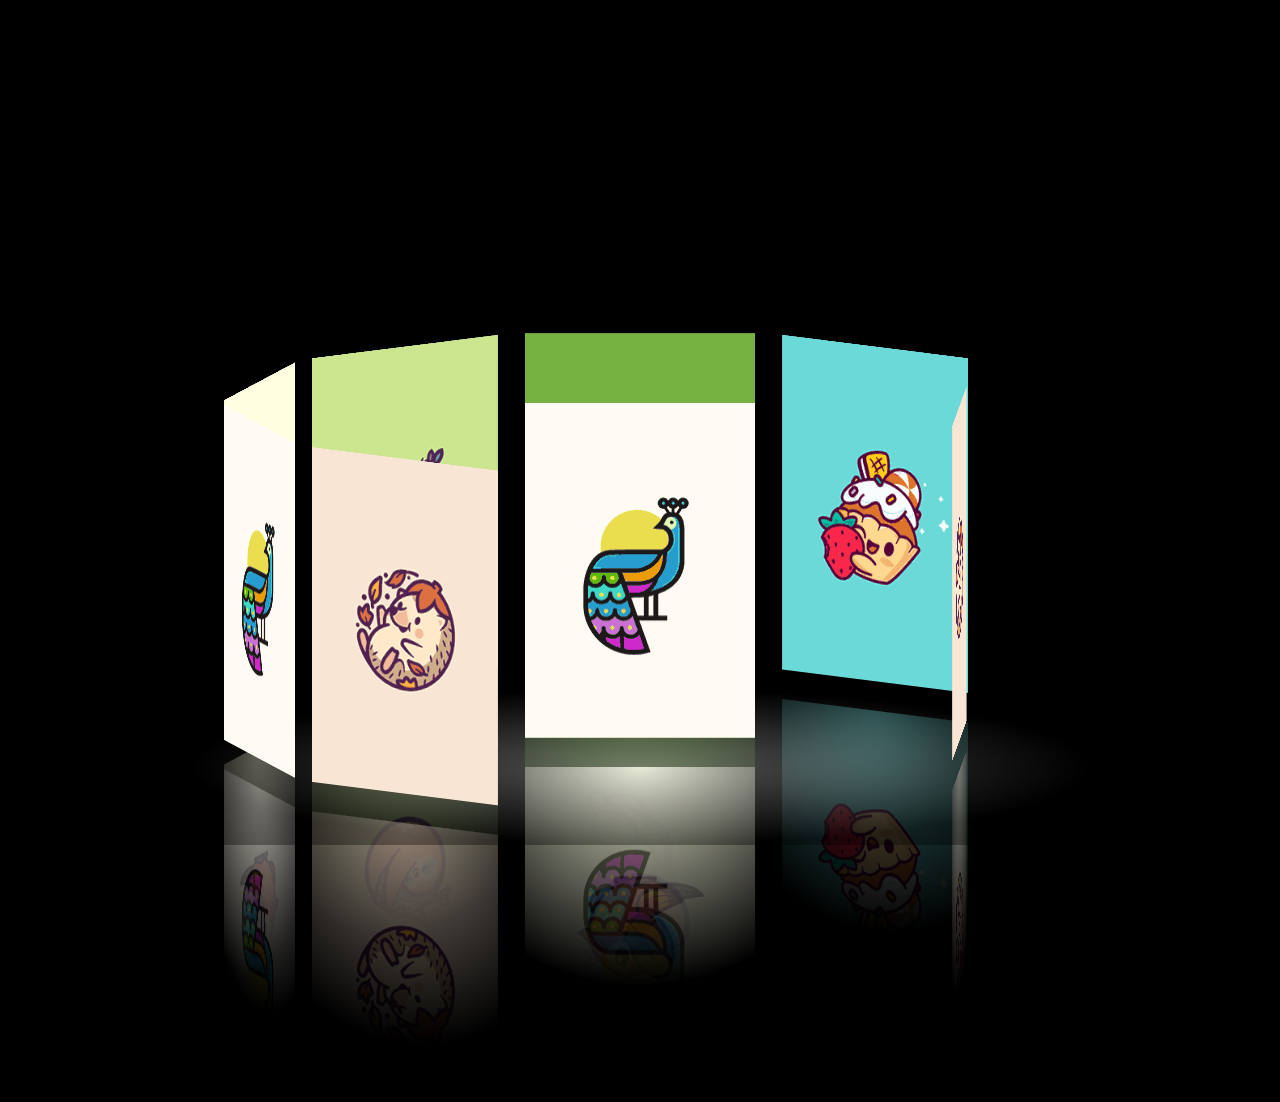
<file: index1.html>
﻿<!DOCTYPE html>
<html xmlns="http://www.w3.org/1999/xhtml">
<head>
    <meta http-equiv="Content-Type" content="text/html; charset=utf-8">
    <title>Friend</title>

    <link type="text/css" href="css/style.css" rel="stylesheet"/>
    <meta name="viewport" content="width=device-width, initial-scale=1">
    <link rel="stylesheet" href="https://cdn.staticfile.org/twitter-bootstrap/4.1.0/css/bootstrap.min.css">
    <script src="https://cdn.staticfile.org/jquery/3.2.1/jquery.min.js"></script>
    <script src="https://cdn.staticfile.org/popper.js/1.12.5/umd/popper.min.js"></script>
    <script src="https://cdn.staticfile.org/twitter-bootstrap/4.1.0/js/bootstrap.min.js"></script>
</head>
<body>
<dl>
    <dt></dt>
    <dd>
        <img src="img/t1.png"/>
    </dd>
    <dd>
        <img src="img/t2.png"/>
    </dd>
    <dd>
        <img src="img/t3.png"/>
    </dd>
    <dd>
        <img src="img/t4.png"/>
    </dd>
    <dd>
        <img src="img/t5.png"/>
    </dd>
    <dd>
        <img src="img/t6.png"/>
    </dd>
    <dd>
        <img src="img/t1.png"/>
    </dd>
    <dd>
        <img src="img/t2.png"/>
    </dd>
    <dd>
        <img src="img/t3.png"/>
    </dd>
    <dd>
        <img src="img/t4.png"/>
    </dd>
</dl>

<script type="text/javascript" src="js/script.js"></script>

</body>
</html>
</file>
<file: css/style.css>
@charset "utf-8";
* {
	margin: 0;
	padding: 0;
	pointer-events: none;
	-webkit-user-select: none;
	-moz-user-select: none;
	-o-user-select: none;
	-ms-user-select: none;
	user-select: none;
}
body{
	background:#000;
}
dl {
	width: 230px;
	height: 340px;
	position: relative;
	margin: 400px auto 0;
	-webkit-transform-style: -webkit-preserve-3d;
	transform-style: preserve-3d;
}
dd {
	width: 230px;
	height: 340px;
	position: absolute;
	top: 0;
	left: 0;
}
img{width:100%;height:100%;}
dt {
	width: 900px;
	height: 900px;
	position: absolute;
	top: 50%;
	left: 50%;
	transform: translate(-50%,-50%) rotateX(90deg) translateZ(-200px);
	background: -moz-radial-gradient(center center,farthest-side,#fff5,#0005);
	background: -webkit-radial-gradient(center center,farthest-side,#fff5,#0005);
	background: -o-radial-gradient(center center,farthest-side,#fff5,#0005);
	background: radial-gradient(center center,farthest-side,#fff5,#0005);
}
.inverteds {
	transform: scaleY(-1);
	position: absolute;
	left: 0;
	top: 370px;
	width: 230px;
	height: 340px;
	opacity:0.5;
}
.inverted {
	position: relative;
	width: 230px;
	height: 340px;

}
.inverted::before {
	content: '';
	display: block;
	position: absolute;
	width: 100%;
	height: 100%;
	top: 0;
	left: 0;
	background: -moz-radial-gradient(bottom,circle farthest-side,#0000,#000 66%);
	background: -webkit-radial-gradient(bottom,circle farthest-side,#0000,#000 66%);
	background: -o-radial-gradient(bottom,circle farthest-side,#0000,#000 66%);
	background: radial-gradient(bottom,circle farthest-side,#0000,#000 66%);
}
</file>
